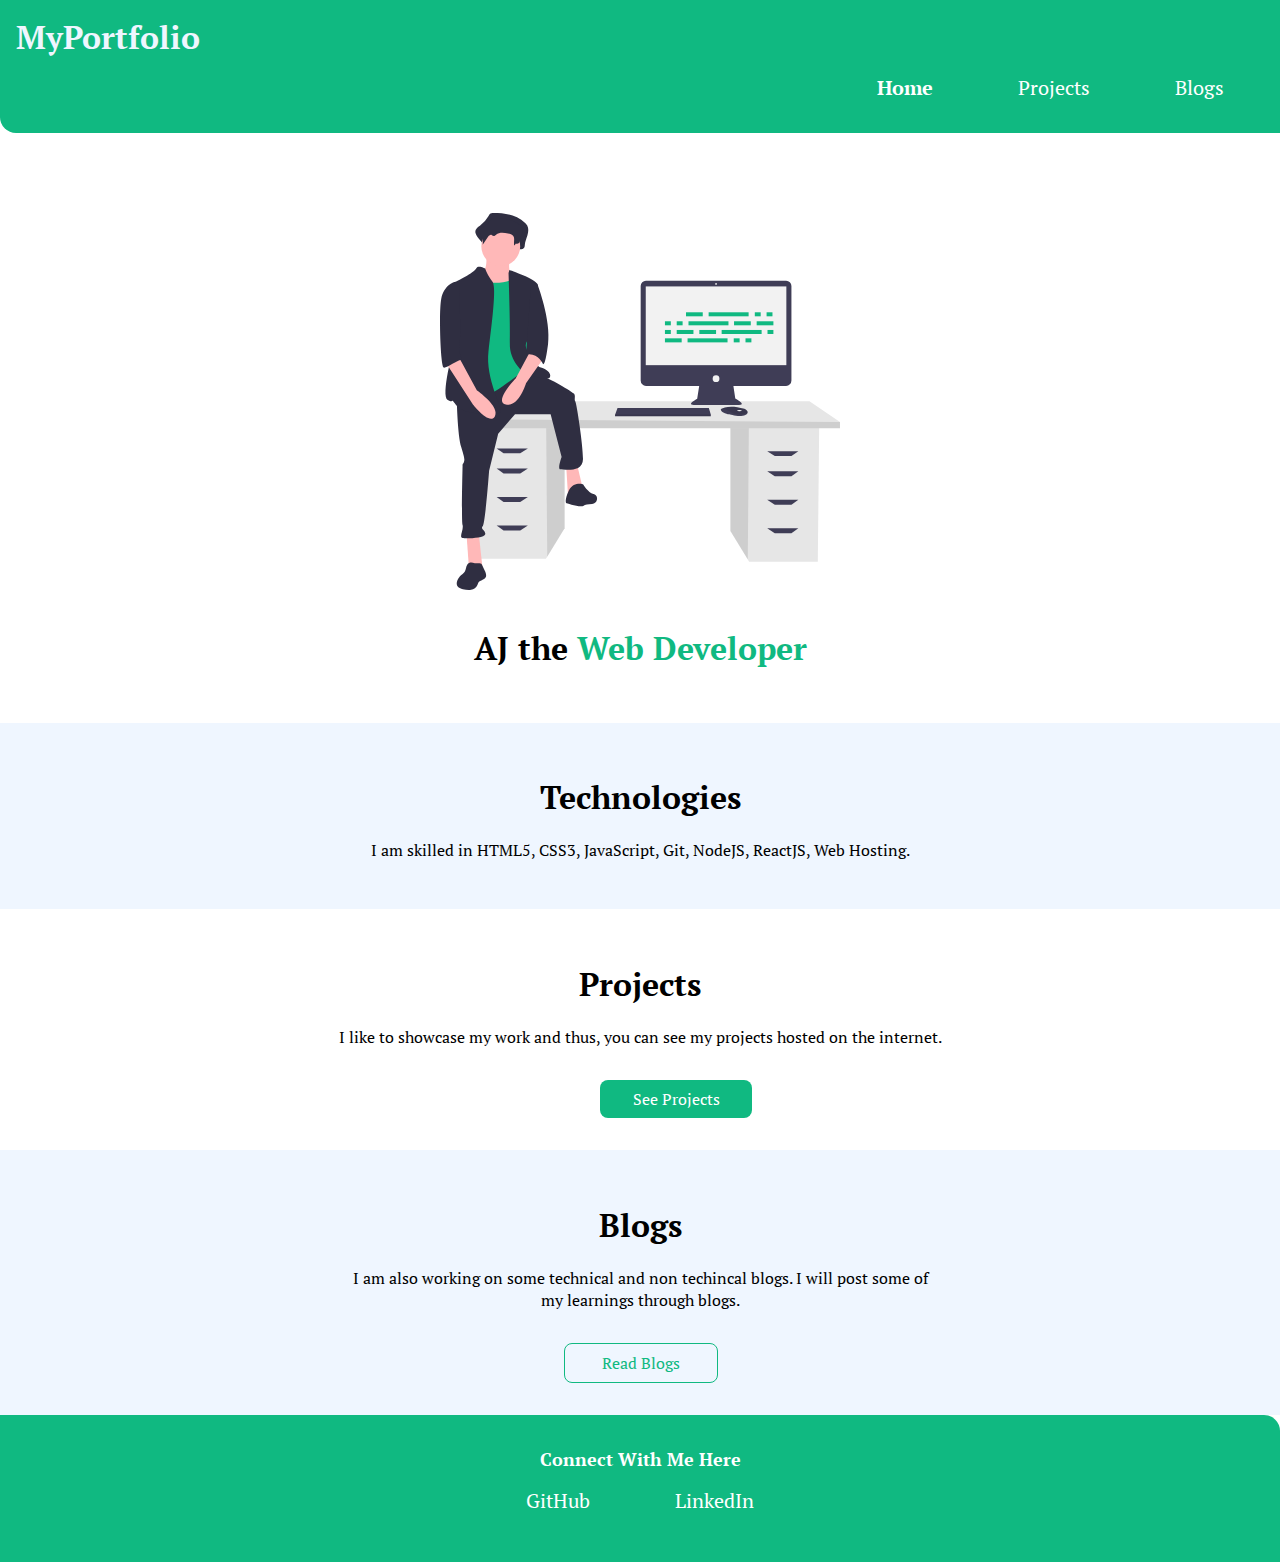
<file: index.html>
<!DOCTYPE html>
<html lang="en">
<head>
  <meta charset="UTF-8">
  <meta name="viewport" content="width=device-width, initial-scale=1.0">
  <title>Home| Portfolio site</title>
  <link href="style.css" rel="stylesheet"/>
</head>
<body>
  <nav class="navigation container">
    <div class="nav-brand"><a class="nav-header" href="/">MyPortfolio</a></div>
    <ul class="list-non-bullet nav-pills">
      <li class="b1">
        <a class="link link-active" href="/">Home</a>
        </li>
        <li class="b1">
          <a class="link" href="/projects.html">Projects</a>
        </li>
          <li class="b1">
            <a class="link" href="/blogs.html">Blogs</a>
      </li>
    </ul>
  </nav>

  <header class="hero">
    <img class="logo" src="img/image2.svg" alt="pic"/>
    <h1 class="hero-heading">AJ the <span class= "heading-inverted">Web Developer</span></h1>
  </header>
  
  <section class="section ow">
    <div class="container center-container">
      <h1>Technologies</h1>
      <p>I am skilled in HTML5, CSS3, JavaScript, Git, NodeJS, ReactJS, Web Hosting.</p>
    </div>
    </section>

    <section class="section">
      <div class="container center-container">
        <h1>Projects</h1>
        <p>I like to showcase my work and thus, you can see my projects hosted on the internet.</p>
            <a class="link link-project" href="/projects.html">See Projects</a>
      </div>
      </section>

      <section class="section ow">
        <div class="container container-center">
            <h1>Blogs</h1>
            <p>I am also working on some technical and non techincal blogs. I will post some of my learnings through blogs.</p>
            <a class="link link-blog" href="/blogs.html">Read Blogs</a>
        </div>
    </section>

    <footer class="footer">
      <div class="footer-header">Connect With Me Here</div>
      <ul class="social-links list-non-bullet">
        <li class="b1">
          <a class="link" href="https://github.com/anshumanjaiswal">GitHub</a>
        </li>
        <li class="b1">
          <a class="link" href="https://www.linkedin.com/in/anshuman-jaiswal-651656190/">LinkedIn</a>
        </li>
      </ul>
    </footer>
    
</body>
</html>
</file>
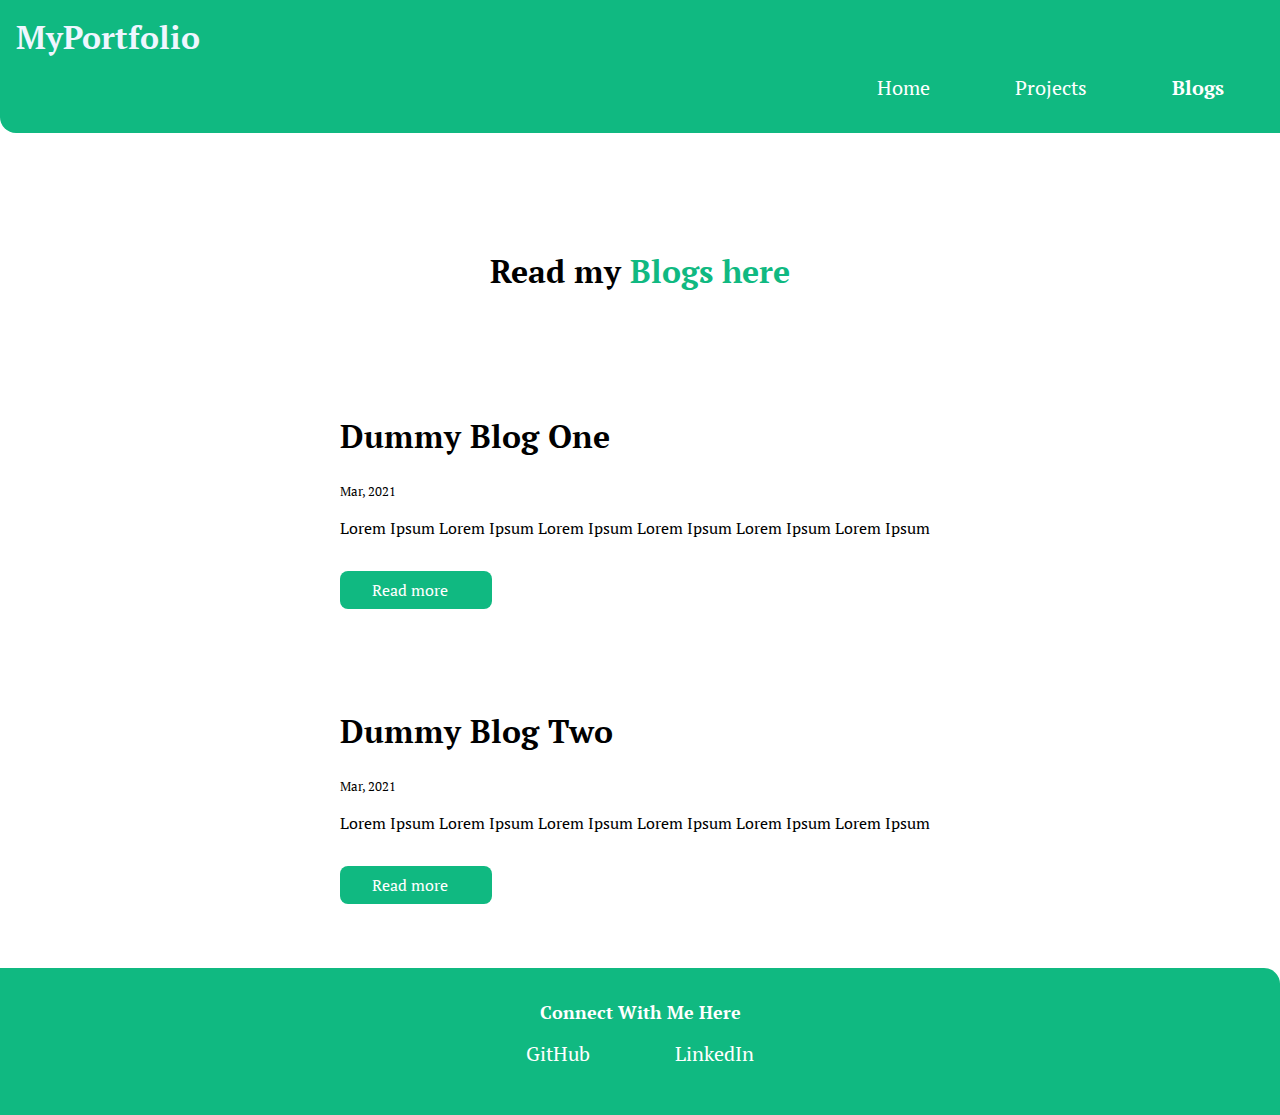
<file: blogs.html>
<!DOCTYPE html>
<html lang="en">

<head>
  <meta charset="UTF-8">
  <meta http-equiv="X-UA-Compatible" content="IE=edge">
  <meta name="viewport" content="width=device-width, initial-scale=1.0">
  <title>Blogs | MyPortfolio</title>
  <link href="/style.css" rel="stylesheet">

</head>

<body>

  <nav class="navigation container">
    <div class="nav-brand"><a class="nav-header" href="/">MyPortfolio</a></div>
    <ul class="list-non-bullet nav-pills">
      <li class="b1">
        <a class="link" href="/">Home</a>
      </li>
      <li class="b1">
        <a class="link" href="/projects.html">Projects</a>
      </li>
      <li class="b1">
        <a class="link link-active" href="/blogs.html">Blogs</a>
      </li>
    </ul>
  </nav>

  <header class="hero">
    <h1 class="hero-heading">Read my <span class="heading-inverted">Blogs here</span></h1>
  </header>

  <ul class="list-non-bullet">

    <li>
      <article class="showcase-list container container-center">
        <h1>Dummy Blog One</h1>
        <small>Mar, 2021</small>
        <p>Lorem Ipsum Lorem Ipsum Lorem Ipsum Lorem Ipsum Lorem Ipsum Lorem Ipsum</p>
        <a class="link link-primary" href="">Read more</a>
      </article>
    </li>

    <li>
      <article class="showcase-list container container-center">
        <h1>Dummy Blog Two</h1>
        <small>Mar, 2021</small>
        <p>Lorem Ipsum Lorem Ipsum Lorem Ipsum Lorem Ipsum Lorem Ipsum Lorem Ipsum</p>
        <a class="link link-primary" href="">Read more</a>
      </article>
    </li>

  </ul>

  <footer class="footer">
    <div class="footer-header">Connect With Me Here </div>
    <ul class="social-links list-non-bullet">
      <li class="b1">
        <a class="link" href="https://github.com/anshumanjaiswal">
          GitHub
        </a>
      </li>
      <li class="b1">
        <a class="link" href="https://www.linkedin.com/in/anshuman-jaiswal-651656190/">
          LinkedIn
        </a>
      </li>
    </ul>
  </footer>

</body>

</html>
</file>
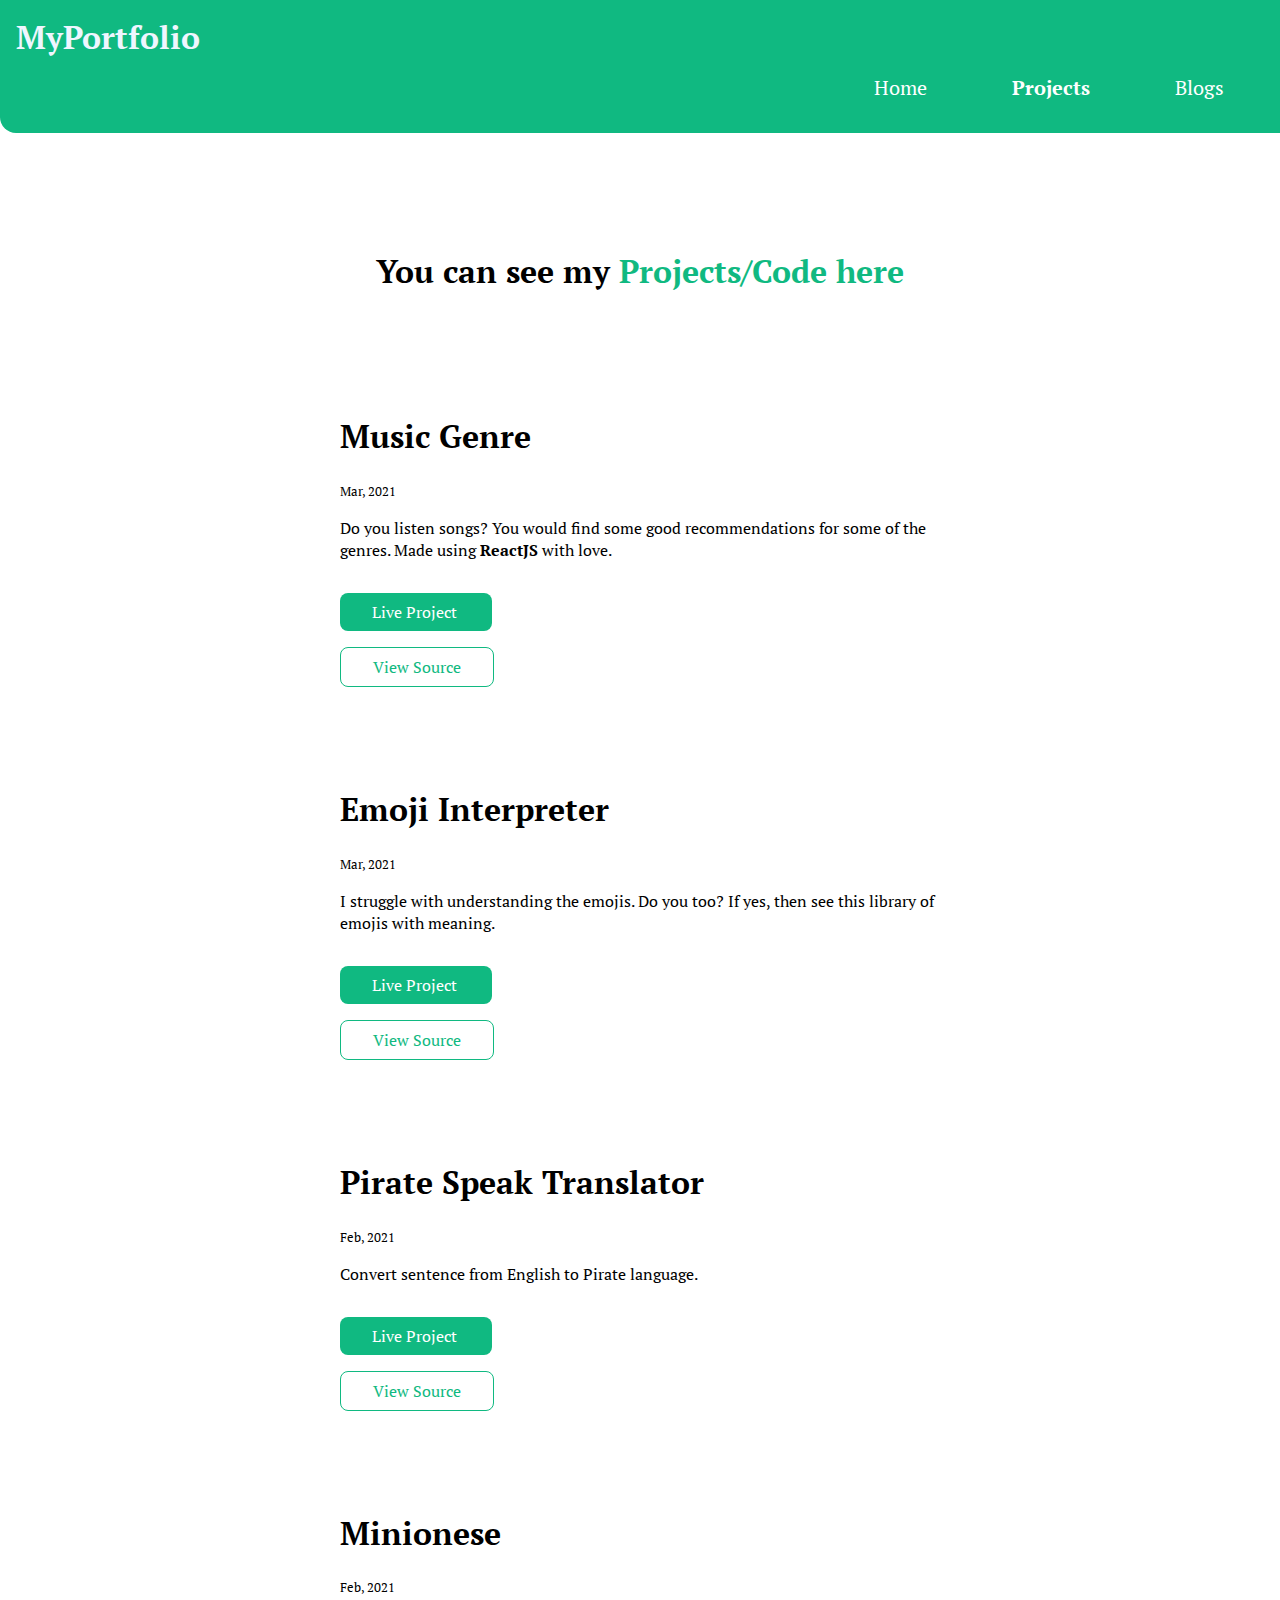
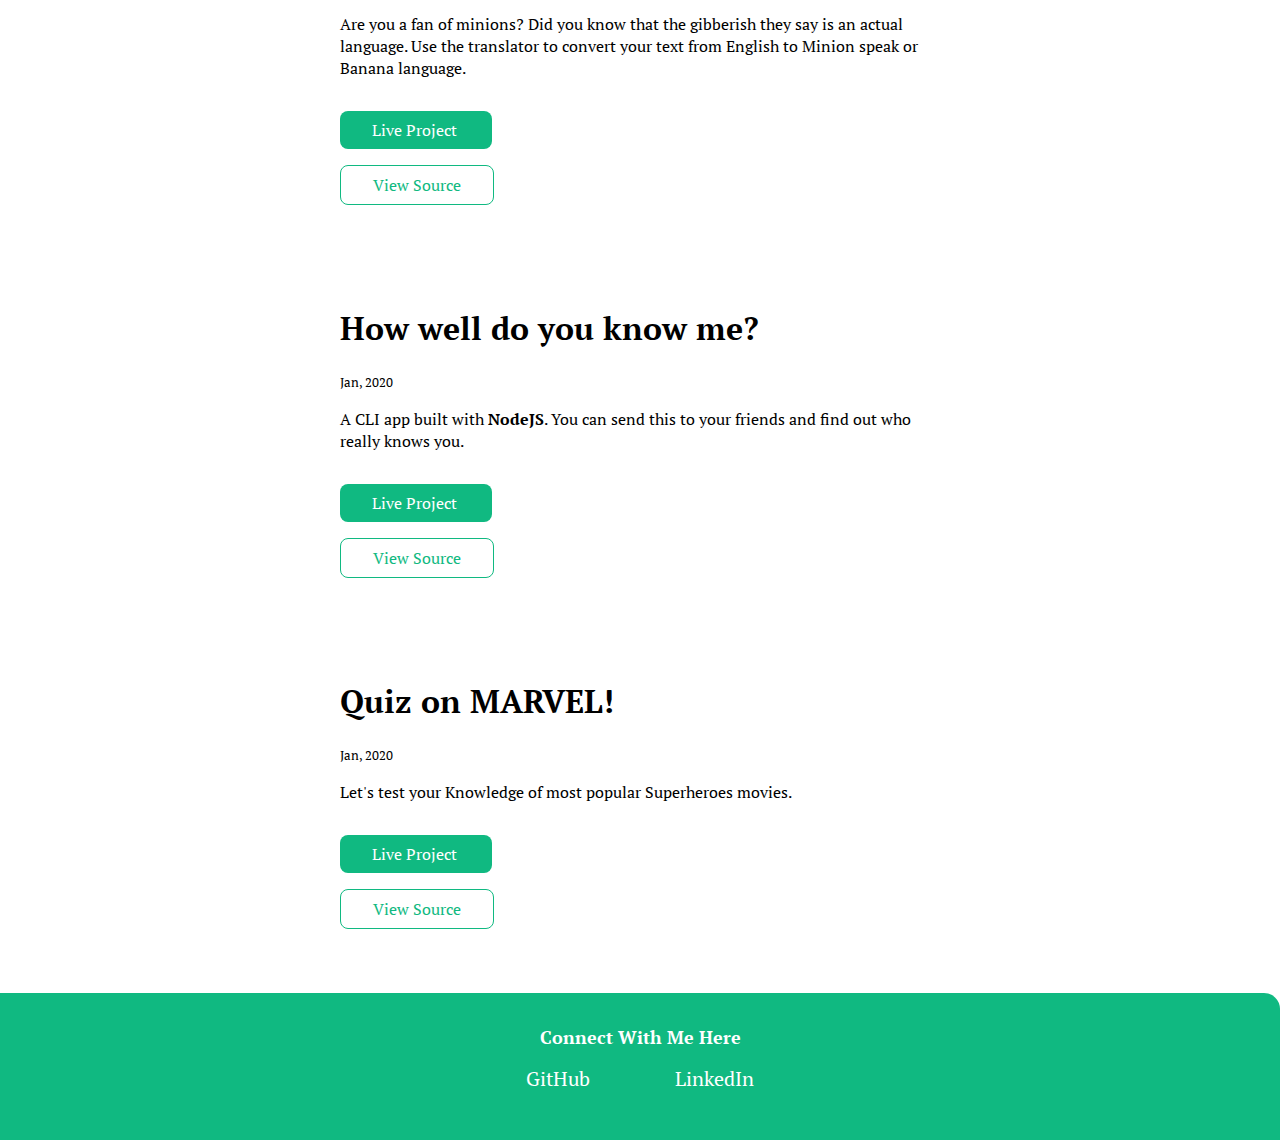
<file: projects.html>
<!DOCTYPE html>
<html lang="en">
<head>
  <meta charset="UTF-8">
  <meta http-equiv="X-UA-Compatible" content="IE=edge">
  <meta name="viewport" content="width=device-width, initial-scale=1.0">
  <title>Projects | MyPortfolio</title>
  <link href="style.css" rel="stylesheet">
</head>
<body>
  <nav class="navigation container">
    <div class="nav-brand"><a class="nav-header" href="/">MyPortfolio</a></div>
    <ul class="list-non-bullet nav-pills">
      <li class="b1">
        <a class="link " href="/">Home</a>
        </li>
        <li class="b1">
          <a class="link link-active" href="/projects.html">Projects</a>
        </li>
          <li class="b1">
            <a class="link" href="/blogs.html">Blogs</a>
      </li>
    </ul>
  </nav>

  <header class="hero">
    <h1 class="hero-heading">You can see my <span class="heading-inverted"> Projects/Code here</span></h1>
</header>

<ul class="list-non-bullet">

  <li>
    <article class="showcase-list container container-center ">
        <h1>Music Genre</h1>
        <small>Mar, 2021</small>
        <p>Do you listen songs? You would find some good recommendations for some of the genres. Made using <strong>ReactJS</strong> with love.</p>

        <a class="link link-primary" href="https://u662f.csb.app/">Live Project</a>
        <a class="link link-secondary" href="https://github.com/anshumanjaiswal/Music-Genre">View Source</a>
    </article>
    
</li>

<li>
  <article class="showcase-list container container-center ">
      <h1>Emoji Interpreter</h1>
      <small>Mar, 2021</small>
      <p>I struggle with understanding the emojis. Do you too? If yes, then see this library of emojis with meaning.</p>

      <a class="link link-primary" href="https://50e73.csb.app/">Live Project</a>
      <a class="link link-secondary" href="https://github.com/anshumanjaiswal/Emoji-Interpreter-App">View Source</a>
  </article>
  
</li>

<li>
  <article class="showcase-list container container-center ">
      <h1>Pirate Speak Translator</h1>
      <small>Feb, 2021</small>
      <p>Convert sentence from English to Pirate language.</p>

      <a class="link link-primary" href="https://piratespeak45.netlify.app/">Live Project</a>
      <a class="link link-secondary" href="https://github.com/anshumanjaiswal/Pirate-Speak-App">View Source</a>
  </article>
  
</li>

<li>
  <article class="showcase-list container container-center ">
      <h1>Minionese</h1>
      <small>Feb, 2021</small>
      <p>Are you a fan of minions? Did you know that the gibberish they say is an actual language. Use the translator to convert your text from English to Minion speak or Banana language.</p>

      <a class="link link-primary" href="https://bananatranslator41.netlify.app/">Live Project</a>
      <a class="link link-secondary" href="https://github.com/anshumanjaiswal/Banana-Speak-App">View Source</a>
  </article>
  
</li>

  <li>
    <article class="showcase-list container container-center ">
        <h1>How well do you know me?</h1>
        <small>Jan, 2020</small>
        <p>A CLI app built with <strong>NodeJS</strong>. You can send this to your friends and find out who really knows you.</p>

        <a class="link link-primary" href="https://repl.it/@AnshumanJaiswal/end-game-2#index.js?embed=1&output=1">Live Project</a>
        <a class="link link-secondary" href="https://github.com/anshumanjaiswal/About-You-Quiz/blob/main/First%20Quiz%20NodeJS">View Source</a>
    </article>
    
</li>

<li>
  <article class="showcase-list container container-center ">
      <h1>Quiz on MARVEL!</h1>
      <small>Jan, 2020</small>
      <p>Let's test your Knowledge of most popular Superheroes movies.</p>

      <a class="link link-primary" href="https://repl.it/@AnshumanJaiswal/Fandom-quiz#index.js?embed=1&output=1">Live Project</a>
      <a class="link link-secondary" href="https://github.com/anshumanjaiswal/Fandom-Quiz/blob/main/Fandom%20Quiz">View Source</a>
  </article>
  
</li>

</ul>

<footer class="footer">
  <div class="footer-header">Connect With Me Here</div>
  <ul class="social-links list-non-bullet">
      <li class="b1">
          <a class="link" href="https://github.com/anshumanjaiswal">
              GitHub
          </a>
      </li>
      <li class="b1">
          <a class="link" href="https://www.linkedin.com/in/anshuman-jaiswal-651656190/">
              LinkedIn
          </a>
      </li>

      </ul>
      </footer>










</body>
</html>
</file>
<file: style.css>
@import url('https://fonts.googleapis.com/css2?family=PT+Serif&display=swap');

:root {
  --primary-color:#10B981;
  --off-white:#EFF6FF;
  --dark-grey:#9CA3AF;
}

body{
  font-family:'PT Serif', serif; 
  margin: 0px;
}
hr {
  margin: 2rem 0rem;
}

/** spaces **/

.margin-md {
  margin: 2rem;
}

/** container **/
.container {
  padding: 0rem 1rem;
}

.container-center {
  max-width: 600px;
  margin: auto;
}

/** links **/
.link {
  box-sizing: border-box;
  text-decoration: none;
  padding: 0.5rem 2rem;
}

.link-project{
  margin: 2rem 0rem 0rem 34.5rem;
  background-color: var(--primary-color);
  border-radius: 0.5rem;
  color: white;
  display: block;
  max-width: 152px;
}

.link-blog{
margin: 2rem 0rem 0rem 14rem;
color: var(--primary-color);
border-radius: 0.5rem;
border: 1px solid var(--primary-color);
display: block;
max-width: 154px;
}

.link-primary {
  background-color: var(--primary-color);
  border-radius: 0.5rem;
  color: white;
  display: block;
  max-width: 152px;
  margin: 2rem 1rem 1rem 0rem;
}

.link-secondary {
  color: var(--primary-color);
  border-radius: 0.5rem;
  border: 1px solid var(--primary-color);
  display: block;
  max-width: 154px;
  margin: 1rem 1rem 1rem 0rem;
}

/** lists **/

.list-non-bullet {
  list-style: none;
  padding-inline-start: 0px;
}

.b1 {
  display: inline;
  padding: 0rem 0.5rem;
  font-size: 20px;
}

/** navigation **/

.navigation {
  background-color: var(--primary-color);
  color: white;
  padding: 1rem;
  border-bottom-left-radius: 1rem;
}
.navigation .nav-header{
  text-decoration: none;
  font-size: 2rem;
  color:var(--off-white);
}

.navigation .nav-brand {
  font-weight: bold;

}

.navigation .nav-pills {
  text-align: right;
}

.navigation .link {
  color: white;
}
.navigation .link-active {
  font-weight: bold;
}

/** header **/

.hero {
  padding: 2rem;
  padding-top: 5rem;

}

.hero .logo {
  max-width: 80%;
  width: 400px;
  display: block;
  margin: auto;

}

.hero .hero-heading {
  text-align: center;
  padding-top: 1rem;
  color: var(--dark-gray);
}

.hero .hero-heading .heading-inverted {
  color: var(--primary-color);
}

/** sections **/

.section {
  padding: 2rem;
  text-align: center;
}

.section h1 {
  text-align: center;

}
.ow {
  background-color: var(--off-white);
}

/** footers **/

.footer {
  background-color: var(--primary-color);
  padding: 2rem 1rem;
  text-align: center;
  color: white;
  border-top-right-radius: 1rem;
}

.footer .link {
  color: white;
}

.footer .footer-header {
  font-weight: bold;
  font-size: large;
}

.footer ul {
  padding-inline-start: 0px;
}

/** projects **/
.showcase-list {
  padding: 2rem;
}

/** blogs **/
.showcase-blog {
  padding-bottom: 6rem;
}
</file>
